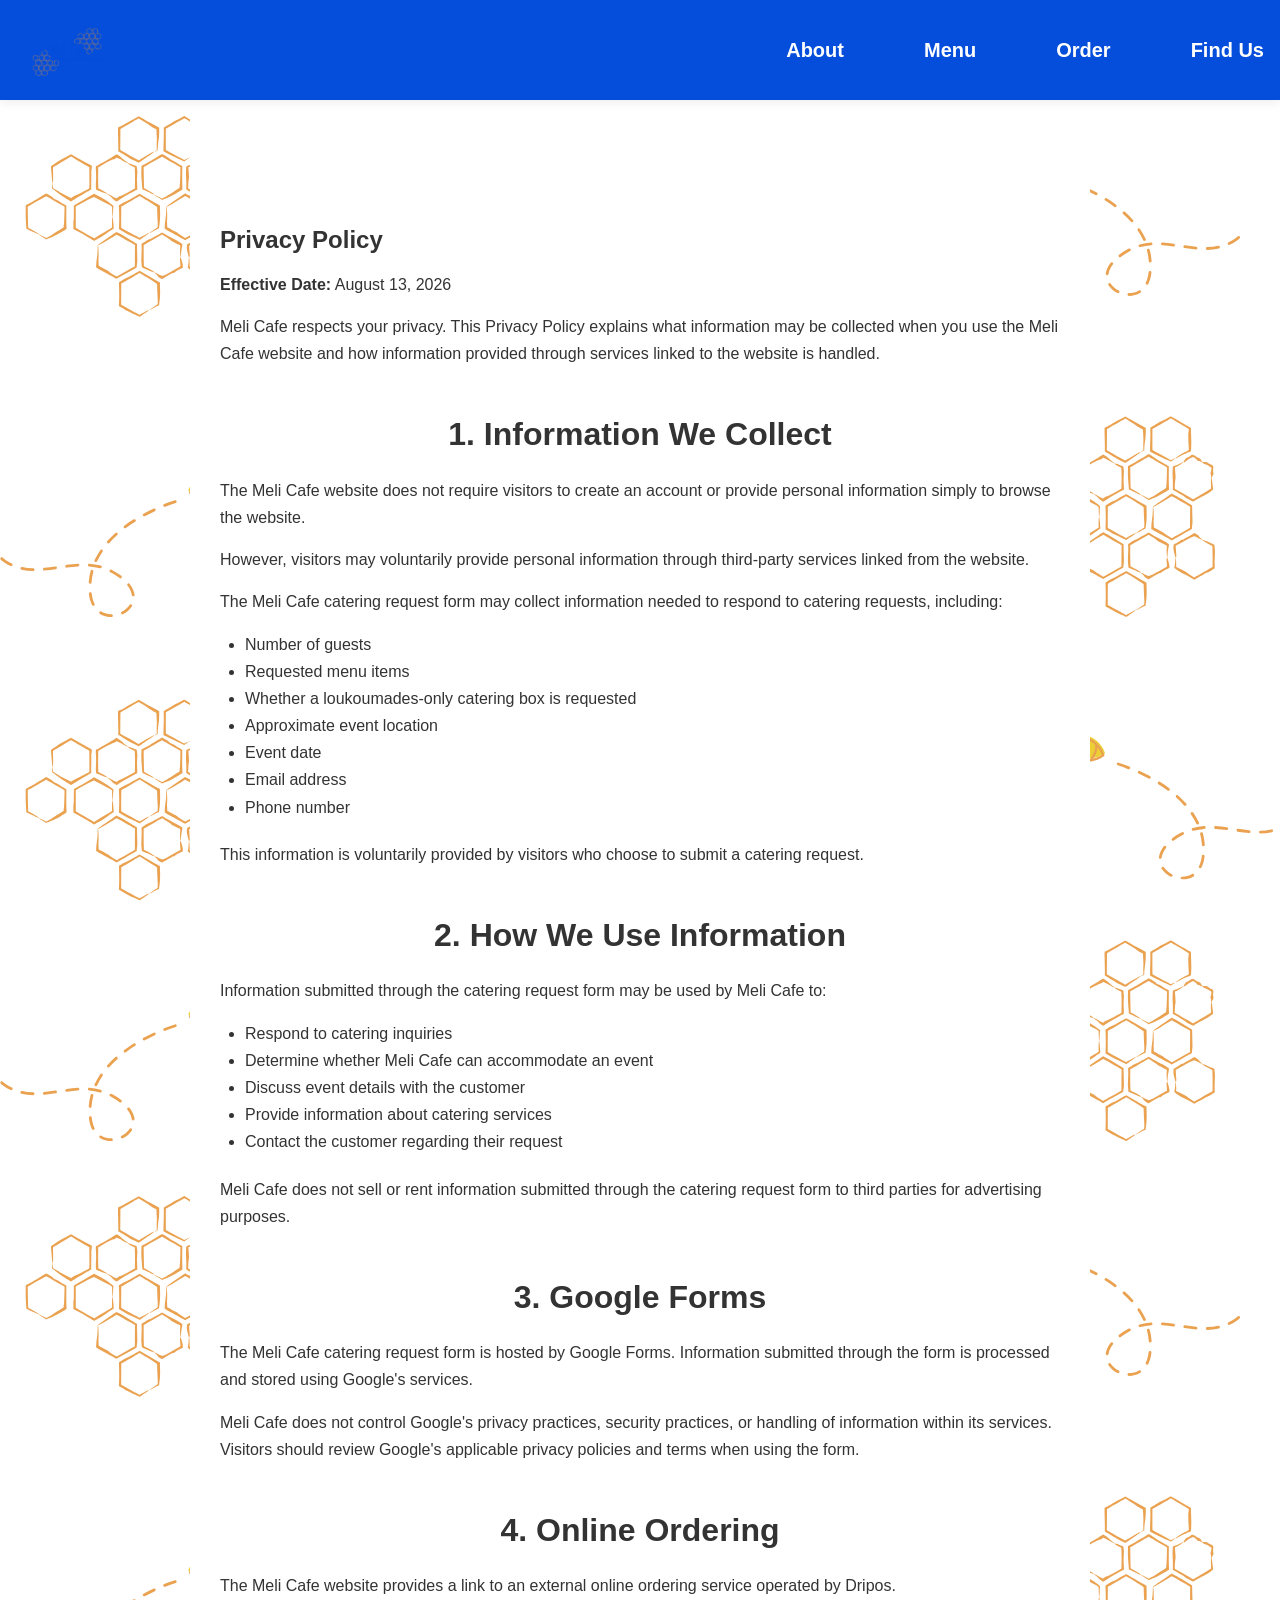
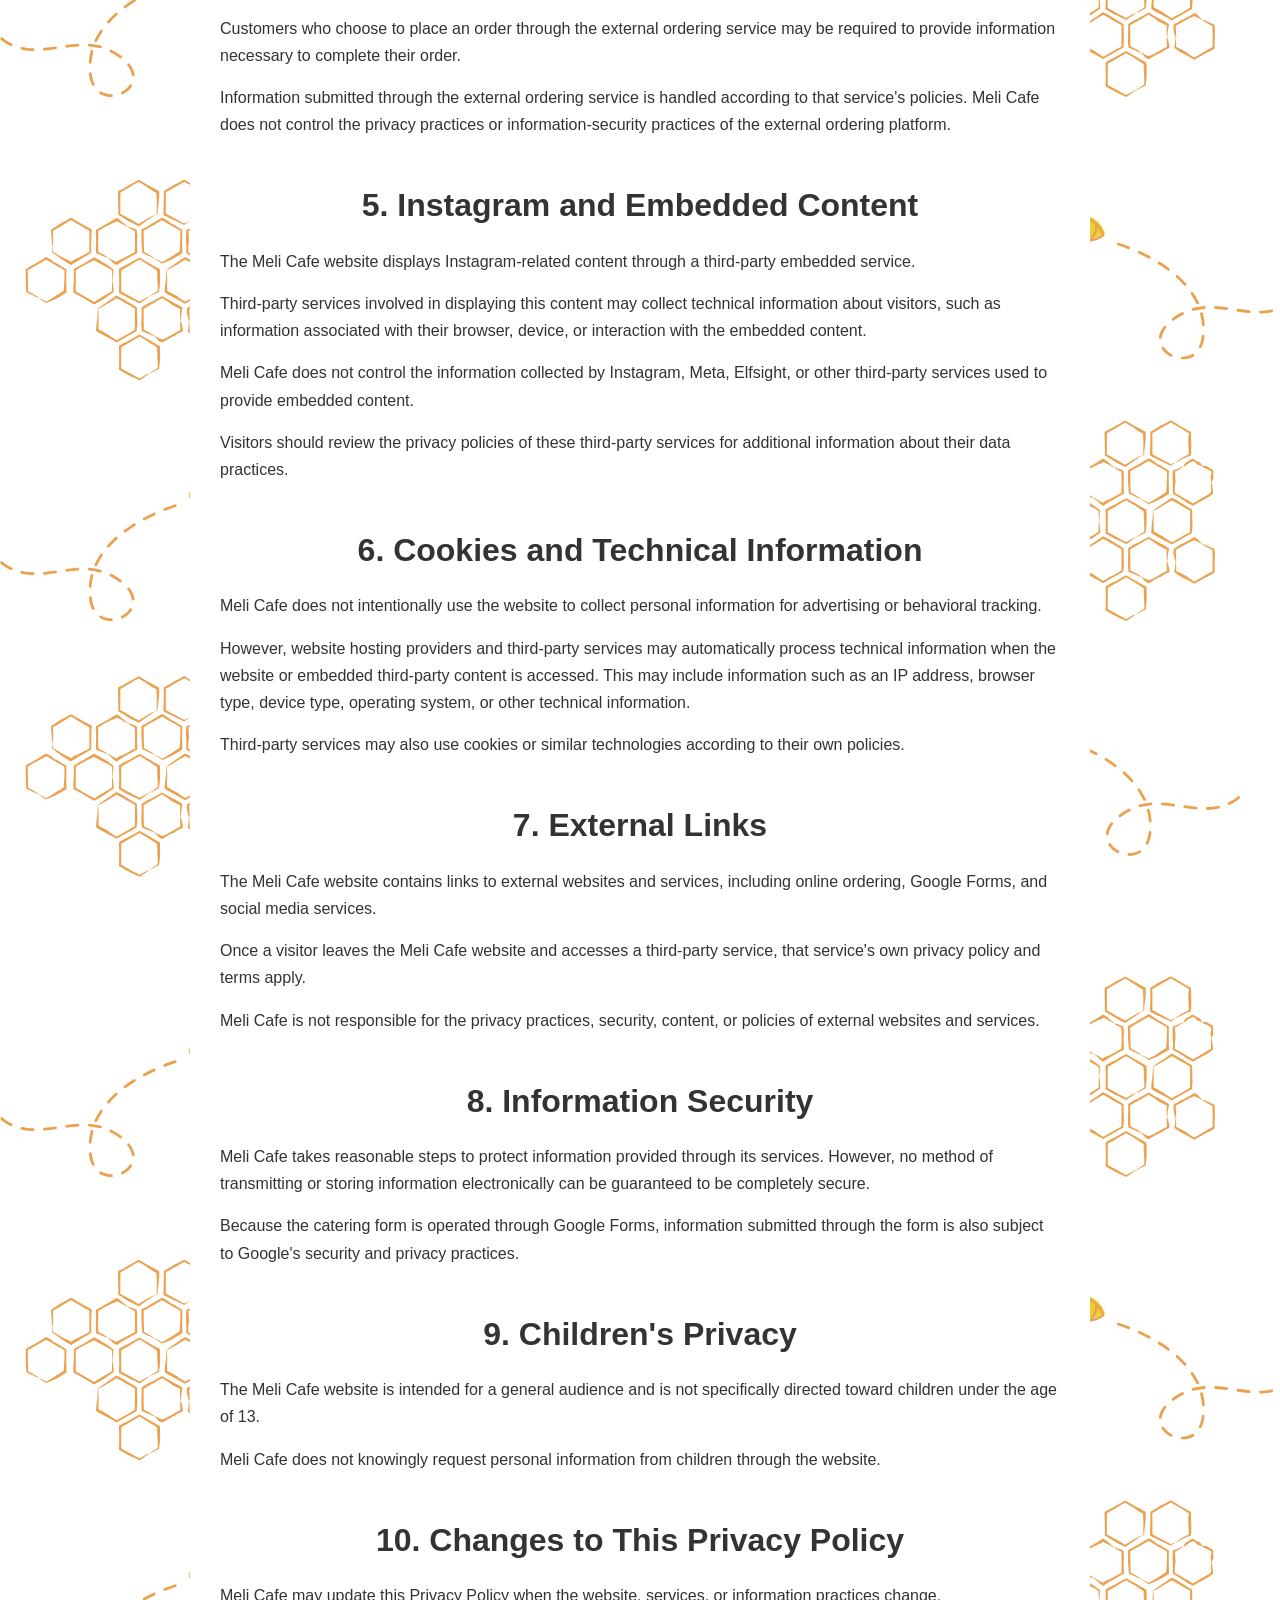
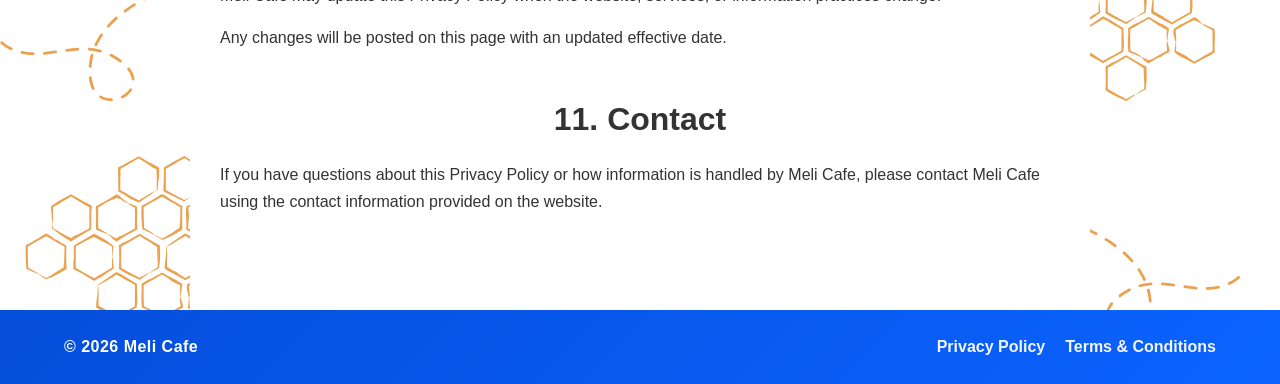
<file: privacy-policy.html>
<!DOCTYPE html>
<html lang="en">
<head>
    <meta charset="UTF-8">
    <meta name="viewport" content="width=device-width, initial-scale=1.0">
    <title>Privacy Policy | Meli Cafe</title>

    <link rel="stylesheet" href="style.css">
</head>

<body>

    <!-- Header Section -->
    <header>
        <a href="index.html" class="logo">
            <img src="assets/meli-cafe logo.png" alt="Meli Cafe Logo">
        </a>

        <nav class="nav-bar">
            <ul class="nav-links">
                <li><a href="index.html#about">About</a></li>
                <li><a href="index.html#menu">Menu</a></li>
                <li>
                    <a href="https://order.dripos.com/Meli-Cafe"
                       target="_blank"
                       rel="noopener noreferrer">
                        Order
                    </a>
                </li>
                <li><a href="index.html#find-us">Find Us</a></li>
            </ul>
        </nav>

        <button
            class="menu-toggle"
            type="button"
            aria-label="Toggle navigation"
            aria-expanded="false">
            ☰
        </button>
    </header>


    <!-- Main Content -->
    <main>


        <section class="legal-page">

            <h1>Privacy Policy</h1>

            <p class="legal-date">
                <strong>Effective Date:</strong> August 13, 2026
            </p>

            <p>
                Meli Cafe respects your privacy. This Privacy Policy explains
                what information may be collected when you use the Meli Cafe
                website and how information provided through services linked
                to the website is handled.
            </p>


            <h2>1. Information We Collect</h2>

            <p>
                The Meli Cafe website does not require visitors to create an
                account or provide personal information simply to browse the
                website.
            </p>

            <p>
                However, visitors may voluntarily provide personal information
                through third-party services linked from the website.
            </p>

            <p>
                The Meli Cafe catering request form may collect information
                needed to respond to catering requests, including:
            </p>

            <ul>
                <li>Number of guests</li>
                <li>Requested menu items</li>
                <li>Whether a loukoumades-only catering box is requested</li>
                <li>Approximate event location</li>
                <li>Event date</li>
                <li>Email address</li>
                <li>Phone number</li>
            </ul>

            <p>
                This information is voluntarily provided by visitors who
                choose to submit a catering request.
            </p>


            <h2>2. How We Use Information</h2>

            <p>
                Information submitted through the catering request form may
                be used by Meli Cafe to:
            </p>

            <ul>
                <li>Respond to catering inquiries</li>
                <li>Determine whether Meli Cafe can accommodate an event</li>
                <li>Discuss event details with the customer</li>
                <li>Provide information about catering services</li>
                <li>Contact the customer regarding their request</li>
            </ul>

            <p>
                Meli Cafe does not sell or rent information submitted through
                the catering request form to third parties for advertising
                purposes.
            </p>


            <h2>3. Google Forms</h2>

            <p>
                The Meli Cafe catering request form is hosted by Google Forms.
                Information submitted through the form is processed and stored
                using Google's services.
            </p>

            <p>
                Meli Cafe does not control Google's privacy practices, security
                practices, or handling of information within its services.
                Visitors should review Google's applicable privacy policies
                and terms when using the form.
            </p>


            <h2>4. Online Ordering</h2>

            <p>
                The Meli Cafe website provides a link to an external online
                ordering service operated by Dripos.
            </p>

            <p>
                Customers who choose to place an order through the external
                ordering service may be required to provide information
                necessary to complete their order.
            </p>

            <p>
                Information submitted through the external ordering service
                is handled according to that service's policies. Meli Cafe
                does not control the privacy practices or information-security
                practices of the external ordering platform.
            </p>


            <h2>5. Instagram and Embedded Content</h2>

            <p>
                The Meli Cafe website displays Instagram-related content
                through a third-party embedded service.
            </p>

            <p>
                Third-party services involved in displaying this content may
                collect technical information about visitors, such as
                information associated with their browser, device, or
                interaction with the embedded content.
            </p>

            <p>
                Meli Cafe does not control the information collected by
                Instagram, Meta, Elfsight, or other third-party services used
                to provide embedded content.
            </p>

            <p>
                Visitors should review the privacy policies of these
                third-party services for additional information about their
                data practices.
            </p>


            <h2>6. Cookies and Technical Information</h2>

            <p>
                Meli Cafe does not intentionally use the website to collect
                personal information for advertising or behavioral tracking.
            </p>

            <p>
                However, website hosting providers and third-party services
                may automatically process technical information when the
                website or embedded third-party content is accessed. This may
                include information such as an IP address, browser type,
                device type, operating system, or other technical information.
            </p>

            <p>
                Third-party services may also use cookies or similar
                technologies according to their own policies.
            </p>


            <h2>7. External Links</h2>

            <p>
                The Meli Cafe website contains links to external websites and
                services, including online ordering, Google Forms, and social
                media services.
            </p>

            <p>
                Once a visitor leaves the Meli Cafe website and accesses a
                third-party service, that service's own privacy policy and
                terms apply.
            </p>

            <p>
                Meli Cafe is not responsible for the privacy practices,
                security, content, or policies of external websites and
                services.
            </p>


            <h2>8. Information Security</h2>

            <p>
                Meli Cafe takes reasonable steps to protect information
                provided through its services. However, no method of
                transmitting or storing information electronically can be
                guaranteed to be completely secure.
            </p>

            <p>
                Because the catering form is operated through Google Forms,
                information submitted through the form is also subject to
                Google's security and privacy practices.
            </p>


            <h2>9. Children's Privacy</h2>

            <p>
                The Meli Cafe website is intended for a general audience and
                is not specifically directed toward children under the age
                of 13.
            </p>

            <p>
                Meli Cafe does not knowingly request personal information from
                children through the website.
            </p>


            <h2>10. Changes to This Privacy Policy</h2>

            <p>
                Meli Cafe may update this Privacy Policy when the website,
                services, or information practices change.
            </p>

            <p>
                Any changes will be posted on this page with an updated
                effective date.
            </p>


            <h2>11. Contact</h2>

            <p>
                If you have questions about this Privacy Policy or how
                information is handled by Meli Cafe, please contact Meli Cafe
                using the contact information provided on the website.
            </p>

        </section>

    </main>


    <!-- Footer Section -->
    <footer>

        <p>© 2026 Meli Cafe</p>

        <nav class="footer-nav">
            <a href="privacy-policy.html">Privacy Policy</a>
            <a href="terms.html">Terms &amp; Conditions</a>
        </nav>

    </footer>


    <!-- Mobile Navigation Script -->
    <script>
        const header = document.querySelector('header');
        const menuToggle = document.querySelector('.menu-toggle');
        const navBar = document.querySelector('.nav-bar');

        if (header && menuToggle && navBar) {
            menuToggle.addEventListener('click', () => {
                const isOpen = navBar.classList.toggle('open');
                menuToggle.setAttribute('aria-expanded', isOpen);
            });

            navBar.querySelectorAll('a').forEach((link) => {
                link.addEventListener('click', () => {
                    navBar.classList.remove('open');
                    menuToggle.setAttribute('aria-expanded', 'false');
                });
            });

            document.addEventListener('click', (event) => {
                if (
                    window.innerWidth <= 768 &&
                    !header.contains(event.target)
                ) {
                    navBar.classList.remove('open');
                    menuToggle.setAttribute('aria-expanded', 'false');
                }
            });

            window.addEventListener('resize', () => {
                if (window.innerWidth > 768) {
                    navBar.classList.remove('open');
                    menuToggle.setAttribute('aria-expanded', 'false');
                }
            });
        }
    </script>

</body>
</html>
</file>
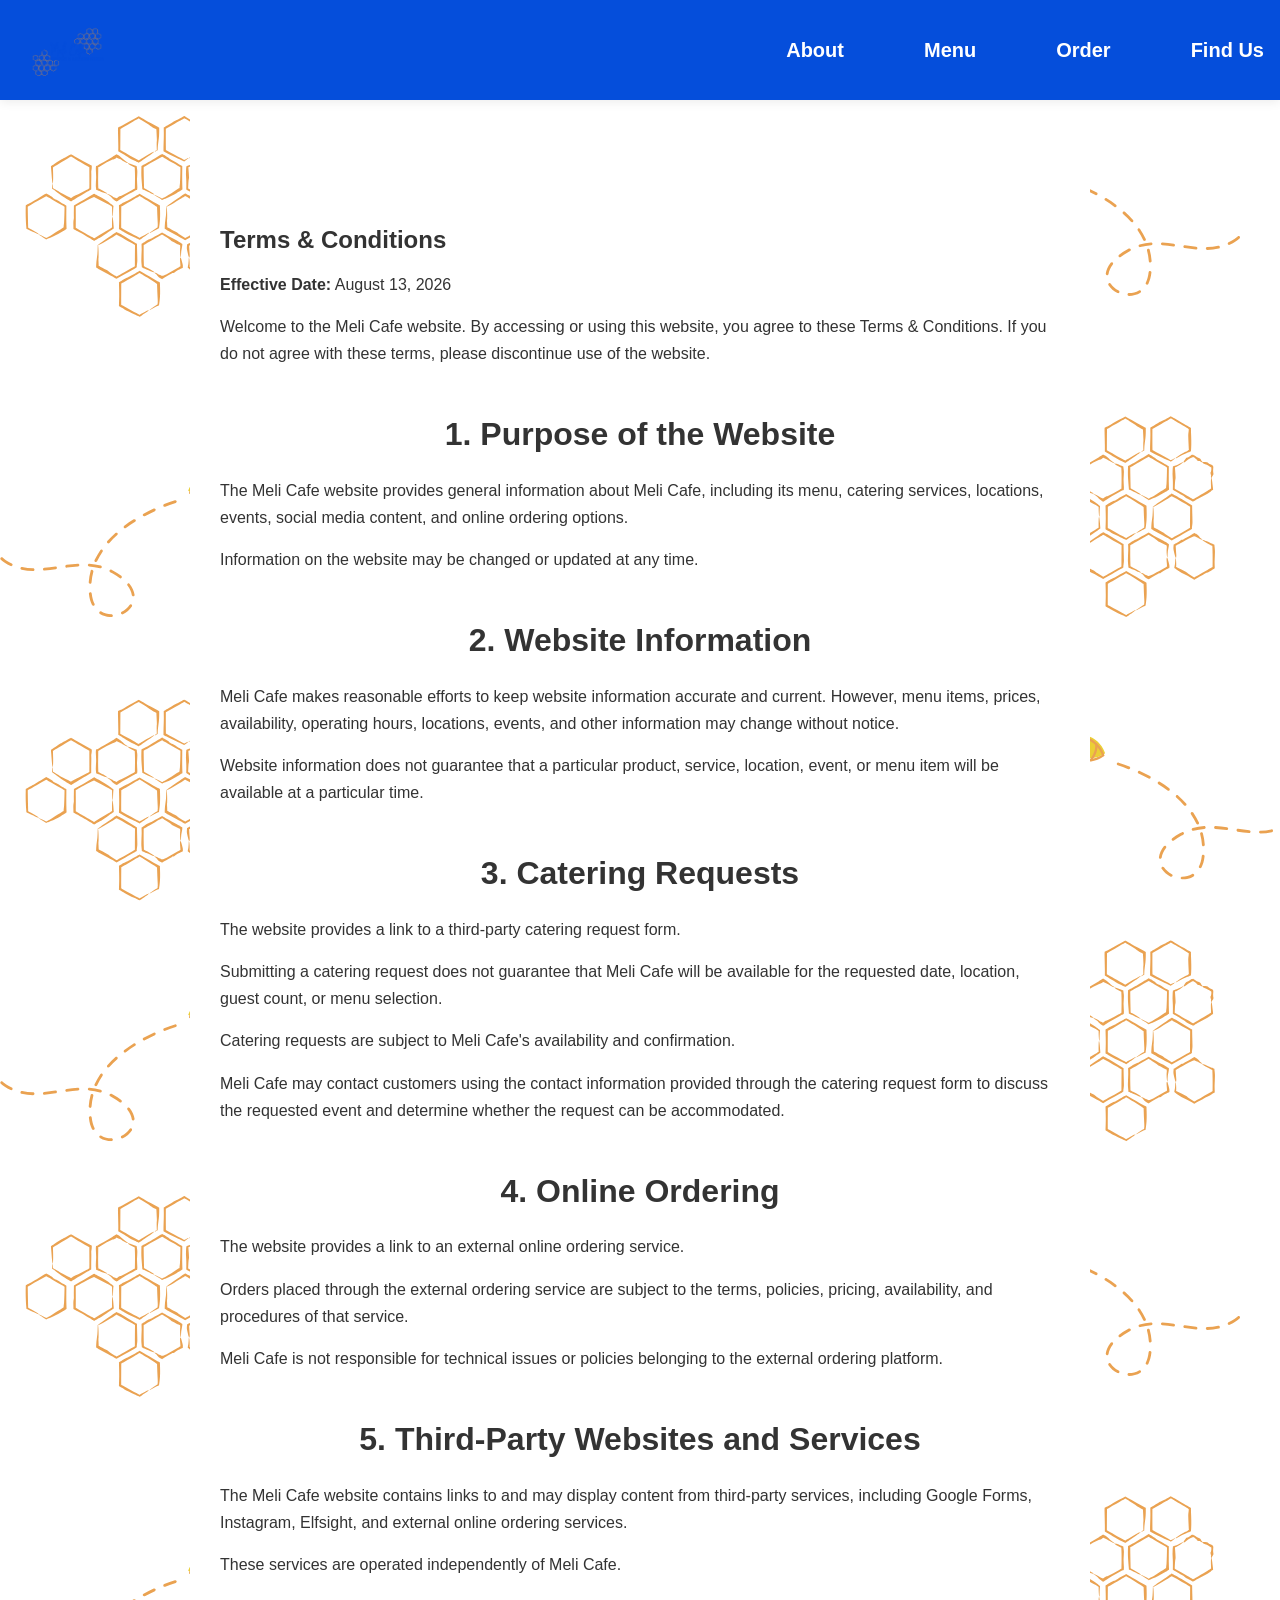
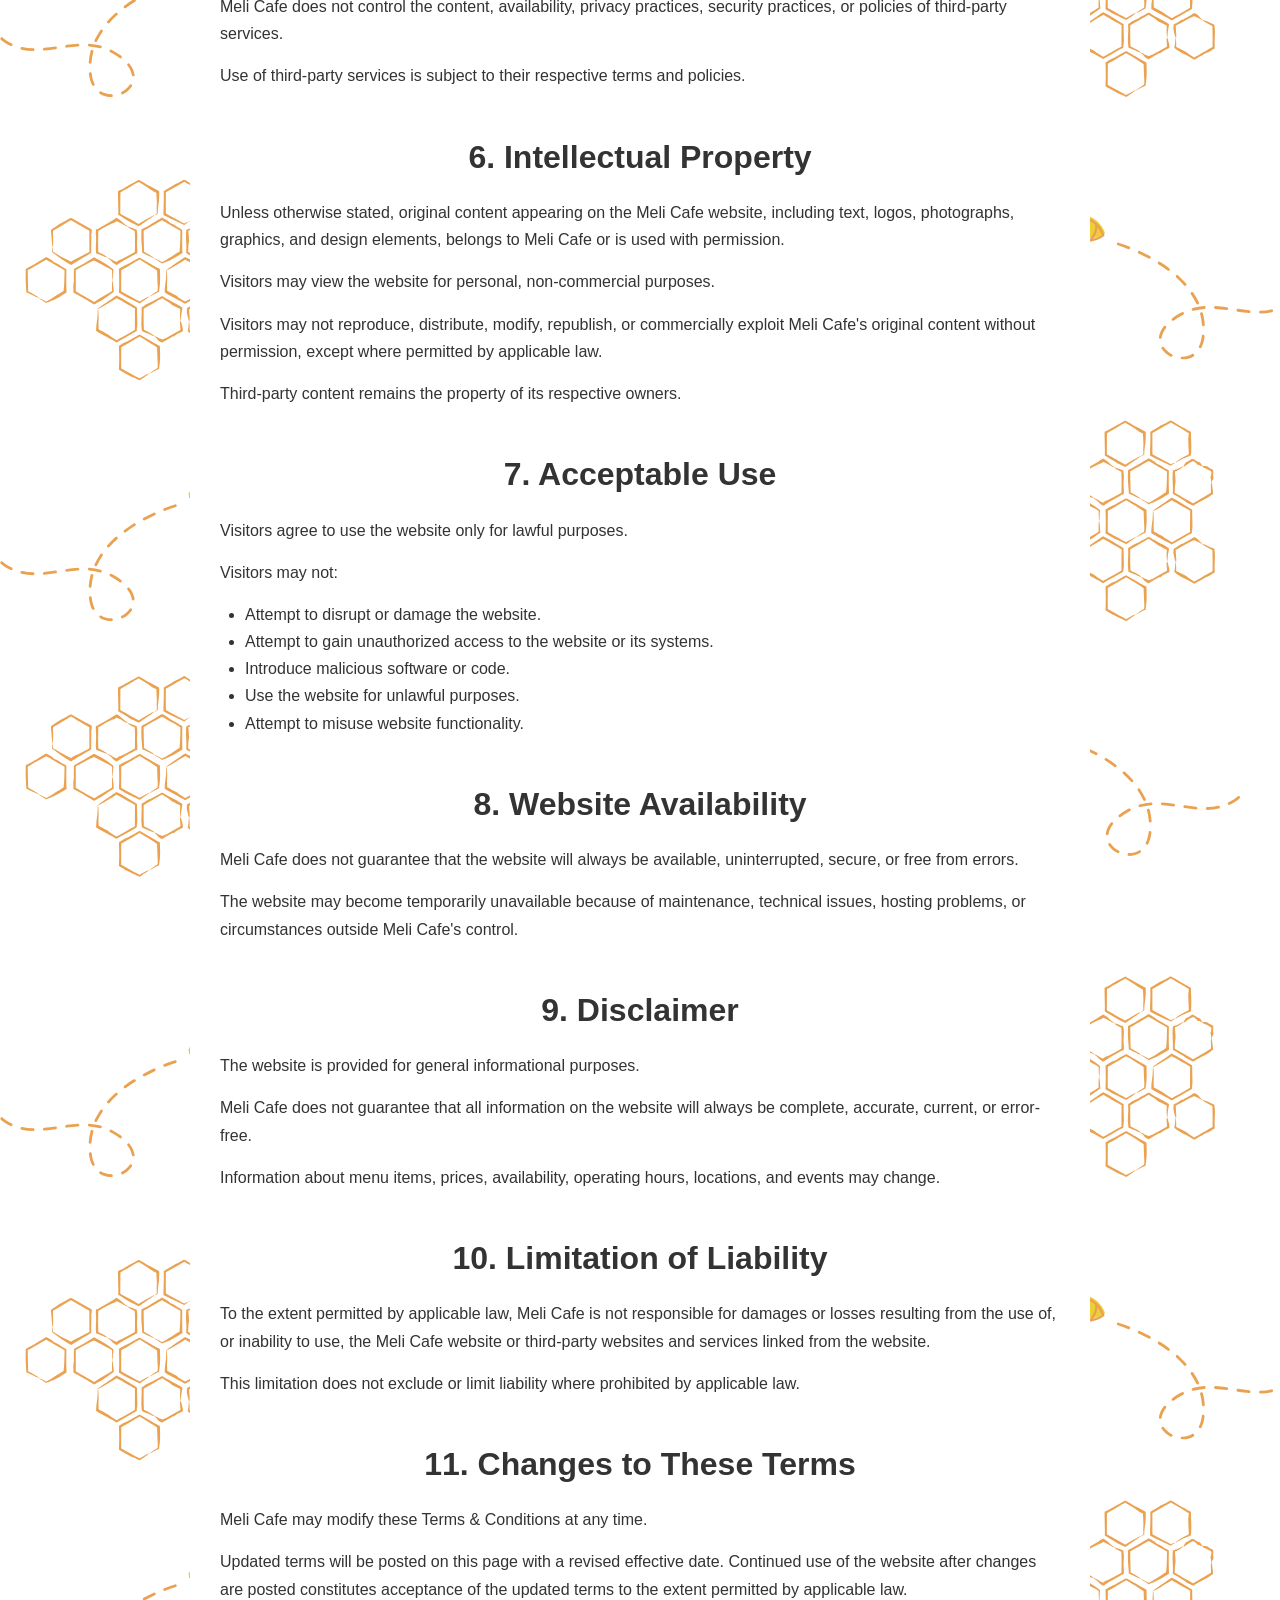
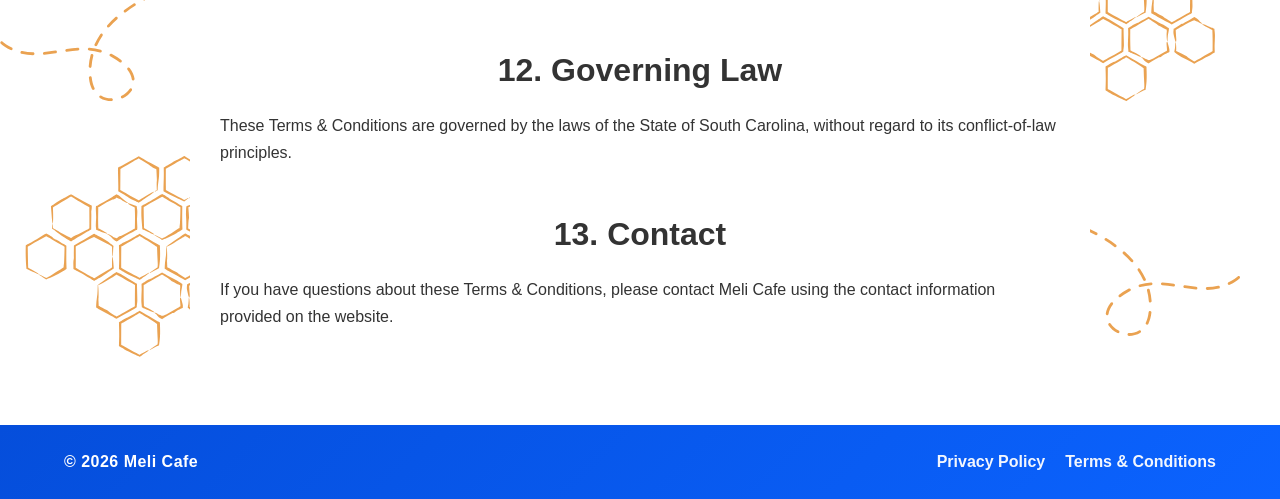
<file: terms.html>
<!DOCTYPE html>
<html lang="en">
<head>
    <meta charset="UTF-8">
    <meta name="viewport" content="width=device-width, initial-scale=1.0">
    <title>Terms & Conditions | Meli Cafe</title>

    <link rel="stylesheet" href="style.css">
</head>

<body>

    <!-- Header Section -->
    <header>
        <a href="index.html" class="logo">
            <img src="assets/meli-cafe logo.png" alt="Meli Cafe Logo">
        </a>

        <nav class="nav-bar">
            <ul class="nav-links">
                <li><a href="index.html#about">About</a></li>
                <li><a href="index.html#menu">Menu</a></li>
                <li>
                    <a href="https://order.dripos.com/Meli-Cafe"
                       target="_blank"
                       rel="noopener noreferrer">
                        Order
                    </a>
                </li>
                <li><a href="index.html#find-us">Find Us</a></li>
            </ul>
        </nav>

        <button
            class="menu-toggle"
            type="button"
            aria-label="Toggle navigation"
            aria-expanded="false">
            ☰
        </button>
    </header>


    <!-- Main Content -->
    <main>

        <section class="legal-page">

            <h1>Terms &amp; Conditions</h1>

            <p class="legal-date">
                <strong>Effective Date:</strong> August 13, 2026
            </p>

            <p>
                Welcome to the Meli Cafe website. By accessing or using this
                website, you agree to these Terms &amp; Conditions. If you do
                not agree with these terms, please discontinue use of the
                website.
            </p>


            <h2>1. Purpose of the Website</h2>

            <p>
                The Meli Cafe website provides general information about
                Meli Cafe, including its menu, catering services, locations,
                events, social media content, and online ordering options.
            </p>

            <p>
                Information on the website may be changed or updated at any
                time.
            </p>


            <h2>2. Website Information</h2>

            <p>
                Meli Cafe makes reasonable efforts to keep website information
                accurate and current. However, menu items, prices, availability,
                operating hours, locations, events, and other information may
                change without notice.
            </p>

            <p>
                Website information does not guarantee that a particular
                product, service, location, event, or menu item will be
                available at a particular time.
            </p>


            <h2>3. Catering Requests</h2>

            <p>
                The website provides a link to a third-party catering request
                form.
            </p>

            <p>
                Submitting a catering request does not guarantee that Meli Cafe
                will be available for the requested date, location, guest
                count, or menu selection.
            </p>

            <p>
                Catering requests are subject to Meli Cafe's availability and
                confirmation.
            </p>

            <p>
                Meli Cafe may contact customers using the contact information
                provided through the catering request form to discuss the
                requested event and determine whether the request can be
                accommodated.
            </p>


            <h2>4. Online Ordering</h2>

            <p>
                The website provides a link to an external online ordering
                service.
            </p>

            <p>
                Orders placed through the external ordering service are
                subject to the terms, policies, pricing, availability, and
                procedures of that service.
            </p>

            <p>
                Meli Cafe is not responsible for technical issues or policies
                belonging to the external ordering platform.
            </p>


            <h2>5. Third-Party Websites and Services</h2>

            <p>
                The Meli Cafe website contains links to and may display
                content from third-party services, including Google Forms,
                Instagram, Elfsight, and external online ordering services.
            </p>

            <p>
                These services are operated independently of Meli Cafe.
            </p>

            <p>
                Meli Cafe does not control the content, availability, privacy
                practices, security practices, or policies of third-party
                services.
            </p>

            <p>
                Use of third-party services is subject to their respective
                terms and policies.
            </p>


            <h2>6. Intellectual Property</h2>

            <p>
                Unless otherwise stated, original content appearing on the
                Meli Cafe website, including text, logos, photographs,
                graphics, and design elements, belongs to Meli Cafe or is used
                with permission.
            </p>

            <p>
                Visitors may view the website for personal, non-commercial
                purposes.
            </p>

            <p>
                Visitors may not reproduce, distribute, modify, republish, or
                commercially exploit Meli Cafe's original content without
                permission, except where permitted by applicable law.
            </p>

            <p>
                Third-party content remains the property of its respective
                owners.
            </p>


            <h2>7. Acceptable Use</h2>

            <p>
                Visitors agree to use the website only for lawful purposes.
            </p>

            <p>Visitors may not:</p>

            <ul>
                <li>Attempt to disrupt or damage the website.</li>
                <li>Attempt to gain unauthorized access to the website or its systems.</li>
                <li>Introduce malicious software or code.</li>
                <li>Use the website for unlawful purposes.</li>
                <li>Attempt to misuse website functionality.</li>
            </ul>


            <h2>8. Website Availability</h2>

            <p>
                Meli Cafe does not guarantee that the website will always be
                available, uninterrupted, secure, or free from errors.
            </p>

            <p>
                The website may become temporarily unavailable because of
                maintenance, technical issues, hosting problems, or
                circumstances outside Meli Cafe's control.
            </p>


            <h2>9. Disclaimer</h2>

            <p>
                The website is provided for general informational purposes.
            </p>

            <p>
                Meli Cafe does not guarantee that all information on the
                website will always be complete, accurate, current, or
                error-free.
            </p>

            <p>
                Information about menu items, prices, availability, operating
                hours, locations, and events may change.
            </p>


            <h2>10. Limitation of Liability</h2>

            <p>
                To the extent permitted by applicable law, Meli Cafe is not
                responsible for damages or losses resulting from the use of,
                or inability to use, the Meli Cafe website or third-party
                websites and services linked from the website.
            </p>

            <p>
                This limitation does not exclude or limit liability where
                prohibited by applicable law.
            </p>


            <h2>11. Changes to These Terms</h2>

            <p>
                Meli Cafe may modify these Terms &amp; Conditions at any time.
            </p>

            <p>
                Updated terms will be posted on this page with a revised
                effective date. Continued use of the website after changes are
                posted constitutes acceptance of the updated terms to the
                extent permitted by applicable law.
            </p>


            <h2>12. Governing Law</h2>

            <p>
                These Terms &amp; Conditions are governed by the laws of the
                State of South Carolina, without regard to its
                conflict-of-law principles.
            </p>


            <h2>13. Contact</h2>

            <p>
                If you have questions about these Terms &amp; Conditions,
                please contact Meli Cafe using the contact information
                provided on the website.
            </p>

        </section>

    </main>


    <!-- Footer Section -->
    <footer>

        <p>© 2026 Meli Cafe</p>

        <nav class="footer-nav">
            <a href="privacy-policy.html">Privacy Policy</a>
            <a href="terms.html">Terms &amp; Conditions</a>
        </nav>

    </footer>


    <!-- Mobile Navigation Script -->
    <script>
        const header = document.querySelector('header');
        const menuToggle = document.querySelector('.menu-toggle');
        const navBar = document.querySelector('.nav-bar');

        if (header && menuToggle && navBar) {
            menuToggle.addEventListener('click', () => {
                const isOpen = navBar.classList.toggle('open');
                menuToggle.setAttribute('aria-expanded', isOpen);
            });

            navBar.querySelectorAll('a').forEach((link) => {
                link.addEventListener('click', () => {
                    navBar.classList.remove('open');
                    menuToggle.setAttribute('aria-expanded', 'false');
                });
            });

            document.addEventListener('click', (event) => {
                if (
                    window.innerWidth <= 768 &&
                    !header.contains(event.target)
                ) {
                    navBar.classList.remove('open');
                    menuToggle.setAttribute('aria-expanded', 'false');
                }
            });

            window.addEventListener('resize', () => {
                if (window.innerWidth > 768) {
                    navBar.classList.remove('open');
                    menuToggle.setAttribute('aria-expanded', 'false');
                }
            });
        }
    </script>

</body>
</html>
</file>
<file: style.css>
* {
    margin: 0;
    padding: 0;
    box-sizing: border-box;
}

html {
    scroll-behavior: smooth;
}

body {
    font-family: "Montserrat", sans-serif;
    background-color: #FFFDF8;
    color: #333;
    line-height: 1.6;
}

img {
    display: block;
    width: 100%;
}

main {
    overflow: hidden;
    background: none;
    align-items: center;
    align-content: center;
}

section {
    padding: 4rem 1.5rem;
}

h2 {
    text-align: center;
    font-size: 2rem;
    margin-bottom: 2rem;
}

a {
    text-decoration: none;
}

/* Header Styles */

header {
    position: sticky; 
    top: 0;
    height: 100px;
    display: flex;
    justify-content: space-between;
    align-items: center;
    
    padding: 0.5rem 1.0rem;

    background: #054EDB;
    box-shadow: 0 2px 10px rgba(0,0,0,0.08);
    transition: transform 0.3s ease-in-out;
    z-index: 1000;
}

header.nav-hidden {
    transform: translateY(-120%);
}

.logo img {
    width: 110px;
}

.nav-bar {
    display: none;
}

.nav-bar.open {
    display: block;
    position: absolute;
    top: 100%;
    left: 0;
    right: 0;
    background: #054cdbb0;
    padding: 1rem 1.5rem;
    box-shadow: 0 4px 12px rgba(0, 0, 0, 0.08);
}

.nav-bar.open .nav-links {
    display: flex;
    flex-direction: column;
    gap: 1rem;
    text-align: center;
}

.nav-links {
    list-style: none;
    padding: 0;
    margin: 0;
}

.nav-links a {
    color: #ffffff;
    font-family: "Montserrat", sans-serif;
    font-size: 1.25rem;
    font-weight: 700;
    display: block;
    width: 100%;
    border-radius: 8px;
}

.nav-links a:hover {
    color: white;
    background: #054EDB;

}


.menu-toggle {
    font-size: 2rem;
    background: none;
    border: none;
    cursor: pointer;
    display: block;
}

/* Hero Section Styles */

#hero {
    position: relative;
    margin: -4rem -1.5rem 3rem;
    padding: 0;
    min-height: 0;
    overflow: hidden;
}

.hero-slideshow {
    position: relative;
    width: 100%;
    aspect-ratio: 4 / 3;
    min-height: 480px;
    overflow: hidden;
    background: #054EDB;
}

.hero-image {
    position: absolute;
    inset: 0;
    width: 100%;
    height: 100%;
    object-fit: cover;
    opacity: 0;
    transition: opacity 1.2s ease-in-out;
}

.hero-image.is-active {
    opacity: 1;
}

.hero-shade {
    position: absolute;
    inset: 0;
    background: linear-gradient(180deg, rgba(0, 0, 0, 0.08) 25%, rgba(0, 0, 0, 0.52) 100%);
}

.hero-overlay {
    position: absolute;
    inset: 0;
    z-index: 1;
    display: flex;
    flex-direction: column;
    align-items: center;
    justify-content: center;
    gap: 2rem;
    padding: 2rem;
}

.hero-social {
    max-width: 760px;
    color: #fff;
    font-size: clamp(1.5rem, 4vw, 2.6rem);
    font-weight: 800;
    line-height: 1.2;
    text-align: center;
    text-shadow: 0 3px 8px rgba(0, 0, 0, 0.6);
}

.hero-social span {
    display: block;
    margin-top: 0.5rem;
}

.hero-button {
    display: inline-block;
    padding: 1.25rem  2.5rem;
    text-align: center;
    background: #E69233;
    color: white;

    border-radius: 40px;

    font-weight: bold;

    transition: .3s;
}

.hero-button:hover {
    background: #EFC328;
}


/* About Section Styles */

.about-image {
    display: grid;
    grid-template-columns: 1fr;
    gap: 2rem;
    align-items: start;
}

.about-card {
    display: flex;
    flex-direction: column;
    align-items: center;
    text-align: center;
    margin-bottom: 0;
}

.about-card img {
    border-radius: 12px;
    margin-bottom: 1rem;
    width: 100%;
    max-width: 320px;
    height: 240px;
    object-fit: cover;
}

.about-text {
    text-align: center;
    width: 100%;
}

.about-text h3 {
    margin-bottom: 1rem;
    font-weight: 900;
}
.about-text p {
    margin-bottom: 1rem;
    line-height: 2;
    font-weight: 500;
}

/* Menu Section Styles */

.menu-gallery {
    display: grid;
    gap: 1.5rem;
}

.menu-gallery img {
    border-radius: 12px;
    box-shadow: 0 5px 15px rgba(0,0,0,0.1);
}

/* Catering Section Styles */

#catering {
    margin-left: -1.5rem;
    margin-right: -1.5rem;
    background: #054EDB;
    text-align: center;
    color: white;
}

.catering-btn {
    display: inline-block;

    margin-top: 1rem;

    padding: .9rem 2rem;

    background: #E69233;
    color: white;
    border-radius: 40px;
    transition: .3s;
}

.catering-btn:hover {
    background: #EFC328;
}

/* Gallery Section Styles */

.gallery-grid {
    display: grid;
    gap: 1rem;
}

.gallery-grid img {
    border-radius: 12px;
    width: 100%;
    max-width: 320px;
    height: 280px;
    object-fit: cover;
    margin: 0 auto;
}

/* Review Section Styles */

#reviews {
    text-align: center;
}

#reviews img {
    width: 150px;
    margin: 1rem auto;
}

blockquote {
    max-width: 700px;
    margin: 1rem auto;
    font-style: italic;
    font-size: 1.1rem;
}

/* Find Us Section Styles */

#find-us {
    text-align: center;
}

.instagram-widget,
.elfsight-app-b7eca6a1-9bca-4b85-9a6f-090d046a37f9 {
    max-width: 1200px;
    margin: 2rem auto;
}

/* Footer Styles */

footer {
    display: flex;
    flex-direction: column;
    align-items: center;
    justify-content: center;
    gap: 0.85rem;
    padding: 1.5rem 1.25rem;
    background: linear-gradient(135deg, #054EDB 0%, #0b63ff 100%);
    color: white;
    text-align: center;
}

.footer-nav {
    display: flex;
    flex-wrap: wrap;
    justify-content: center;
    align-items: center;
    gap: 0.75rem 1.25rem;
}

footer a {
    color: white;
    font-weight: 600;
    opacity: 0.95;
    transition: opacity 0.2s ease, transform 0.2s ease;
}

footer a:hover {
    opacity: 1;
    text-decoration: underline;
    transform: translateY(-1px);
}

footer p {
    margin: 0;
    font-weight: 600;
    letter-spacing: 0.03em;
}

@media (min-width: 768px) {
    footer {
        flex-direction: row;
        justify-content: space-between;
        padding: 1.5rem 4rem;
    }

    .footer-nav {
        justify-content: flex-end;
    }
}

/* Legal Pages */
.legal-page {
    max-width: 900px;
    margin: 0 auto;
    padding: 120px 30px 80px;
    line-height: 1.7;
    background: white;
}

.legal-page h1 {
    margin-bottom: 10px;
}

.legal-page h2 {
    margin-top: 40px;
    margin-bottom: 15px;
}

.legal-page p {
    margin-bottom: 15px;
}

.legal-page ul {
    margin: 15px 0 20px 25px;
}

.legal-date {
    margin-bottom: 40px;
}

@media (min-width: 768px) {

    main {
        background: url(assets/bee\ bg.png);
    }

    #wrapper {
        background: rgb(255, 253, 240);
        box-shadow: 0 2px 10px rgba(0,0,0,0.08);
    }
    header {
        position: sticky;
        background: #054EDB;
    }

    .nav-bar {
        display: block;
        position: static;
        padding: 0;
        box-shadow: none;
        
    }

    .nav-bar.open {
        display: block;
    }

    .nav-links {
        display: flex;
        flex-direction: row;
        gap: 5rem;
    }

    .nav-links a {
        color: #ffffff;
        font-weight: 600;
    }

    .nav-links a:hover {
        color: #E69233;
        
        background: none;

    }
    #hero {
        margin: -5.5rem -1.5rem 4rem;
        padding: 1.5rem 0 0;
    }

    .hero-slideshow {
        aspect-ratio: 16 / 11;
        min-height: 0;
    }

    .hero-image {
        border-radius: 12px;
        width: 100%;
    }

    #hero .hero-button {
        padding: 1.6rem 4rem;
        font-size: 1.25rem;
        box-shadow: 0 2px 10px rgba(0,0,0,0.08);
    }
    #about {
        margin: 0;
        padding: 0;
    }

    .about-image {
        grid-template-columns: repeat(3, 1fr);
    }

    .about-card img {
        border-radius: 12px;
        margin-bottom: 1rem;
        width: 100%;
        max-width: 480px;
        height: 400px;
        object-fit: cover;
    }

    .about-card p {
        font-size: 22px;
    }

    .menu-toggle {
        display: none;
    }

    .menu-gallery {
        grid-template-columns: repeat(2, 1fr);
    }

    .gallery-grid {
        grid-template-columns: repeat(2, 1fr);
        gap: 1.5rem;
    }

    .gallery-grid img {
        max-width: 100%;
        height: 650px;
    }

    section {
        max-width: 1600px;
        margin: auto;
    }
}
</file>
